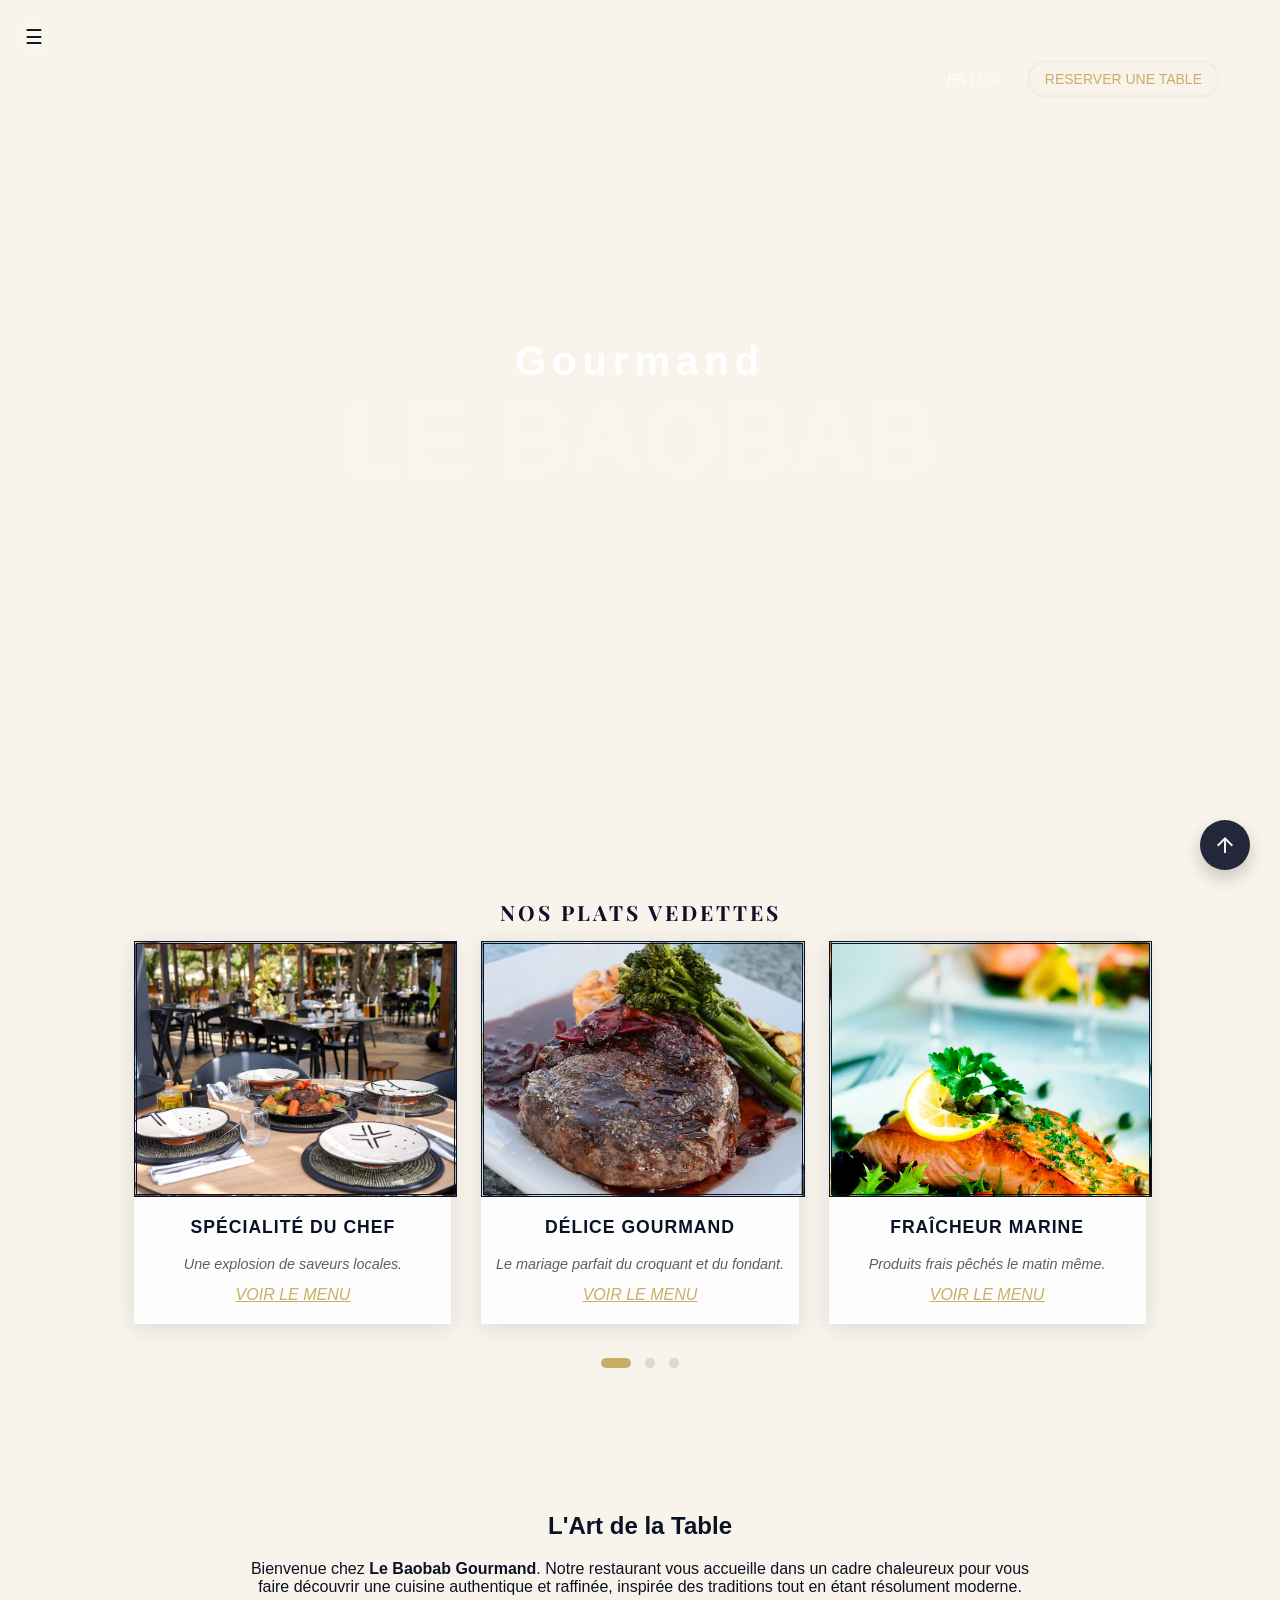
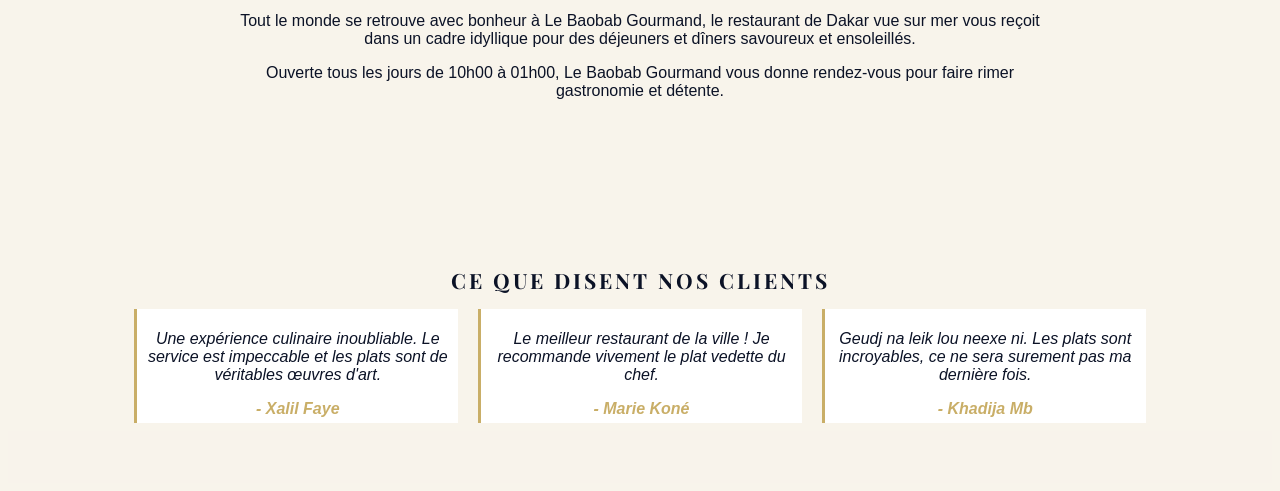
<file: index.html>
<!DOCTYPE html>
<html lang="fr">
<head>
    <meta charset="UTF-8">
    <link rel="stylesheet" href="style web.css">
    <link href="https://fonts.googleapis.com/css2?family=Playfair+Display:wght@300;500&display=swap" rel="stylesheet">
    <link rel="stylesheet" href="https://fonts.googleapis.com/css2?family=Material+Symbols+Outlined:opsz,wght,FILL,GRAD@24,400,0,0" />
    <title>Accueil</title>
</head>
<body>

    <button onclick="scrollToTop()" id="scrollTopBtn" class="btn-top">
  <span class="material-symbols-outlined">arrow_upward</span>
</button>

<div class="hero-container">
    <section class="hero">

               <div class="slideshow">
                <div class="slide" style="background-image: url('images/bgForMy.png');"></div>
                <div class="slide" style="background-image: url('images/de\ canva\ 2.jpg');"></div>
                <div class="slide" style="background-image: url('images/de\ canva3.jpg');"></div>
                </div> 

             <div class="hero-content">    
                <h1 class="bg-text" data-i18n="hero.brand"> LE BAOBAB</h1>
                <h2 class="main-title" data-i18n="hero.title">Gourmand</h2>
                
                </div> 
                </section>
        </div>
        
      <header>
	     <nav>
             <button class="open-btn" onclick="toggleNav()">☰</button>
                 <div id="mySidenav" class="sidenav">
                    <a href="javascript:void(0)" class="closebtn" onclick="toggleNav()">&times;</a>
                    <a href="index.html"><i data-i18n="nav.home">Accueil</i></a>
                    <a href="menu.html"><i data-i18n="nav.menu">Menu</i></a>
                    <a href="contact.html"><i data-i18n="nav.contact">Contact</i></a>
                    <a href="about.html"><i data-i18n="nav.about">A propos</i></a>
                 </div>
	    </nav>
        
	 </header> 
        <nav class="navbar">
        <div class="nav-right">
            <div class="language-switcher">
                
                <span id="btn-fr" class="active" onclick="changerLangue('fr')">FR</span> 
                <span class="separateur">|</span>
                <span id="btn-en" onclick="changerLangue('en')">EN</span>
                </div>
                <a href="#" id="openBooking" class="btn-reserver" data-i18n="btn.reserve">RESERVER UNE TABLE</a>
        </div>
        </nav>
        
            
       <section class="restaurant-section fade-up">
    <h2 class="section-title" data-i18n="section.featured">Nos Plats Vedettes</h2>
    
    <div class="slider-container">
        <div class="card">
            <div class="card-image" style="background-image: url('images/dama\ sonou6.jpeg');"></div>
            <h3 data-i18n="card1.title">SPÉCIALITÉ DU CHEF</h3>
            <p data-i18n="card1.desc">Une explosion de saveurs locales.</p>
            <a href="menu.html"><i data-i18n="card1.link">VOIR LE MENU</i></a>
        </div>
        
        <div class="card">
            <div class="card-image" style="background-image: url('images/dama\ sonou2.avif');"></div>
            <h3 data-i18n="card2.title">DÉLICE GOURMAND</h3>
            <p data-i18n="card2.desc">Le mariage parfait du croquant et du fondant.</p>
            <a href="menu.html"><i data-i18n="card2.link">VOIR LE MENU</i></a>
           
        </div>
        
        <div class="card">
            <div class="card-image" style="background-image: url('images/dama\ sonou4.avif');"></div>
            <h3 data-i18n="card3.title">FRAÎCHEUR MARINE</h3>
            <p data-i18n="card3.desc">Produits frais pêchés le matin même.</p>
            
            <a href="menu.html"><i data-i18n="card3.link">VOIR LE MENU</i></a>
        </div>
    </div>
    
    <div class="slider-dots">
        <span class="dot active"></span>
        <span class="dot"></span>
        <span class="dot"></span>
    </div>
    
</section>

<section class="about-restaurant fade-up" style="animation-delay: 0.2s;">
    <div class="about-content">
        <h2 data-i18n="about.title">L'Art de la Table</h2>
        <p data-i18n="about.p1">Bienvenue chez <strong>Le Baobab Gourmand</strong>. Notre restaurant vous accueille dans un cadre chaleureux pour vous faire découvrir une cuisine authentique et raffinée, inspirée des traditions tout en étant résolument moderne.</p>
        <p data-i18n="about.p2">Tout le monde se retrouve avec bonheur à Le Baobab Gourmand,Le restaurant de Dakar vue sur mer vous reçoit dans un cadre idyllique pour des déjeuners et dîners savoureux et ensoleillés. <br> Dans l’agréable fraîcheur de la vaste terrasse ombragée, vous bénéficiez d’un panorama exceptionnel avec en toile de fond les îles de la Madeleine. <br>Plaisir d’être là en famille, en couple, avec vos amis ou pour un déjeuner d’affaires en semaine. </p>
            <p data-i18n="about.hours">Ouverte tous les jours de <strong><u>10h00 à 01h00</u></strong>, Le Baobab Gourmand vous donne rendez-vous pour faire rimer gastronomie et détente.</p>
    </div>
</section>

<section class="testimonials fade-up" style="animation-delay: 0.4s;">
    <h2 class="section-title" data-i18n="testimonials.title">Ce que disent nos clients</h2>
    <div class="testimonial-grid">
        <div class="testimonial-item">
            <p data-i18n="testimonial1.text">"Une expérience culinaire inoubliable. Le service est impeccable et les plats sont de véritables œuvres d'art."</p>
            <span data-i18n="testimonial1.author">- Xalil Faye</span>
        </div>
        <div class="testimonial-item">
            <p data-i18n="testimonial2.text">"Le meilleur restaurant de la ville ! Je recommande vivement le plat vedette du chef."</p>
            <span data-i18n="testimonial2.author">- Marie Koné</span>
        </div>
        <div class="testimonial-item">
            <p data-i18n="testimonial3.text">"Geudj na leik lou neexe ni.Les plats sont incroyables,ce ne sera surement pas ma dernière fois"</p>
            <span data-i18n="testimonial3.author">- khadija Mb</span>
        </div>
    </div>
</section>


<div id="bookingModal" class="modal">
  <div class="modal-content">
    <span class="close">&times;</span>
    <h2 style="text-align: center;" data-i18n="modal.title">Réservation - Le Baobab Gourmand</h2>
    
    <form id="reservation-form">
      <div class="form-group">
        <label data-i18n="modal.dateLabel">Date :</label>
        <input type="date" name="date" required>
      </div>

      <div class="form-group">
        <label data-i18n="modal.hourLabel">Heure :</label>
        <select name="heure">
          <option>12:00 PM</option>
          <option>1:00 PM</option>
          <option>7:30 PM</option>
          <option>8:30 PM</option>
        </select>
      </div>

      <div class="form-group">
        <label data-i18n="modal.peopleLabel">Personnes :</label>
        <input type="number" name="convives" min="1" max="20" value="2">
      </div>

      <button type="submit" class="btn-submit" data-i18n="modal.confirmButton">Confirmer la réservation</button>
    </form>
  </div>
</div>







       
        
     <script src="script.js"></script>
</body>
</html>
</file>
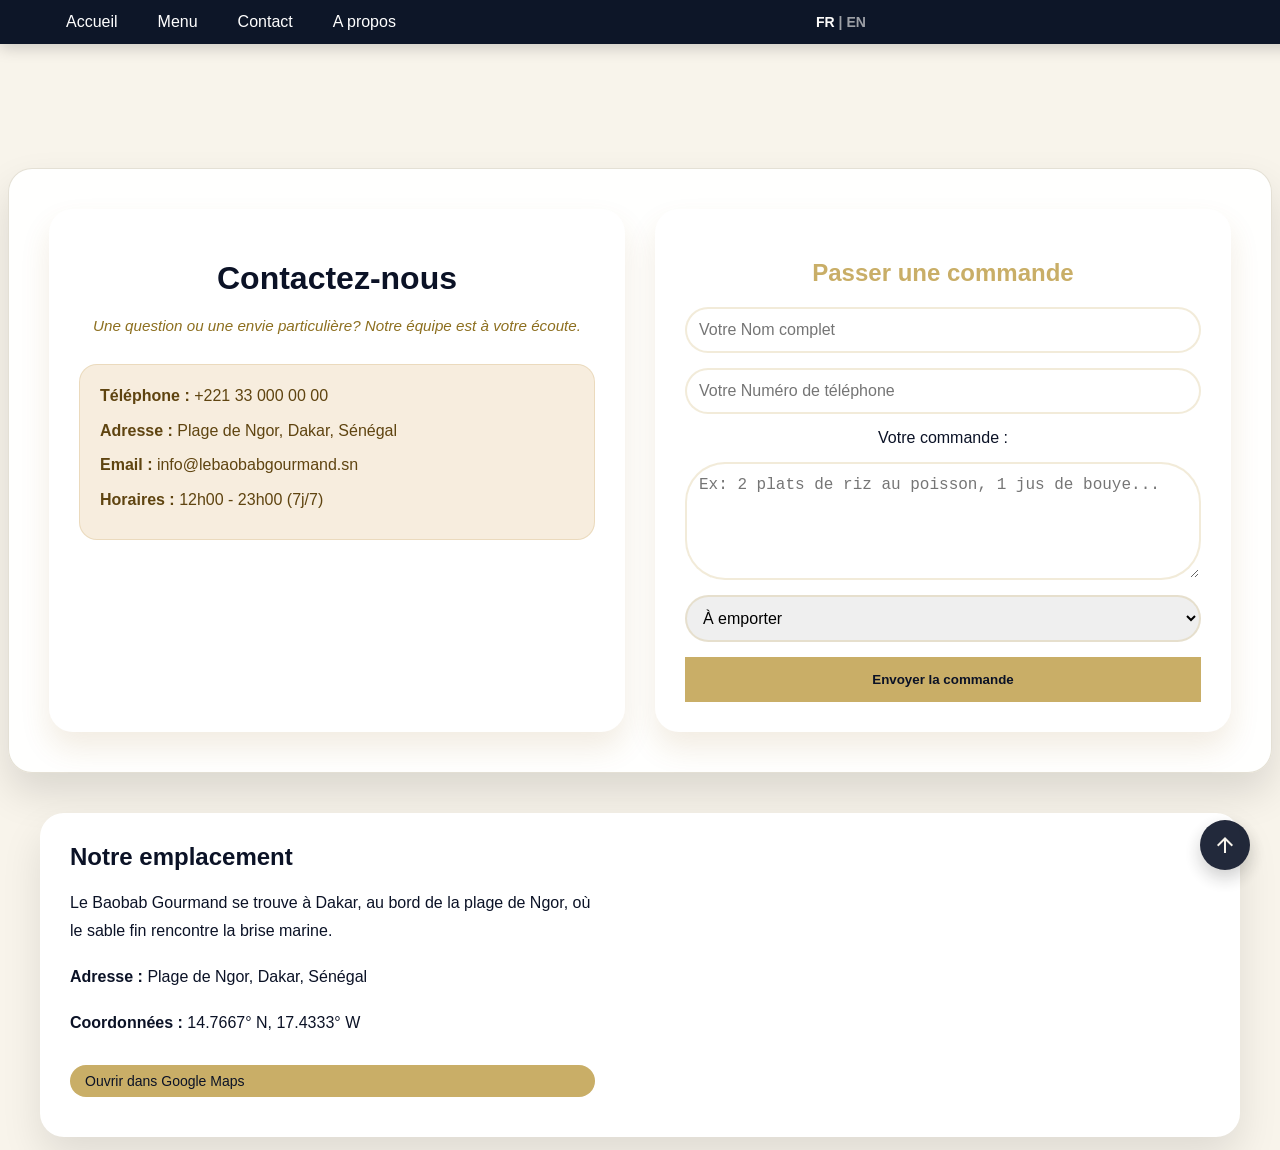
<file: contact.html>
<!DOCTYPE html>
<html lang="fr">
<head>
    <meta charset="UTF-8">
    <link rel="stylesheet" href="style web.css">
    <meta name="viewport" content="width=device-width, initial-scale=1.0">
    <link href="https://fonts.googleapis.com/css2?family=Playfair+Display:wght@500&family=Poppins:wght@300;400&display=swap" rel="stylesheet">
    <link rel="stylesheet" href="https://fonts.googleapis.com/css2?family=Material+Symbols+Outlined:opsz,wght,FILL,GRAD@24,400,0,0" />

    <title>Contact</title>
</head>
<body>
       <button onclick="scrollToTop()" id="scrollTopBtn" class="btn-top">
  <span class="material-symbols-outlined">arrow_upward</span>
</button>


<header>
	     <nav class="site-nav">
          <div class="site-nav-inner">
	      <ul>
		      <li class="btn-contact"><a href="index.html" data-i18n="nav.home">Accueil</a></li>
		      <li class="btn-contact"><a href="menu.html" data-i18n="nav.menu">Menu</a></li>
		      <li class="btn-contact"><a href="contact.html" data-i18n="nav.contact">Contact</a></li>
            <li class="btn-contact"><a href="about.html" data-i18n="nav.about">A propos</a></li>
	      </ul>
            <div class="language-switcher">
              <span id="btn-fr" class="active" onclick="changerLangue('fr')">FR</span>
              <span class="separateur">|</span>
              <span id="btn-en" onclick="changerLangue('en')">EN</span>
            </div>
          </div>
	     </nav>
</header>



    


<div class="contact-info-wrapper fade-up">
    <!-- Colonne 1 : Infos du restaurant -->
    <div class="contact-info">
        <h1 data-i18n="contact.title">Contactez-nous</h1>
        <p class="tagline" data-i18n="contact.tagline">Une question ou une envie particulière? Notre équipe est à votre écoute.</p>
        <div class="contact-details">
          <div class="contact-item">
            <p><strong data-i18n="contact.phoneLabel">Téléphone :</strong> +221 33 000 00 00</p>
            <p><strong data-i18n="contact.addressLabel">Adresse :</strong> Plage de Ngor, Dakar, Sénégal</p>
            <p><strong data-i18n="contact.emailLabel">Email :</strong> info@lebaobabgourmand.sn</p>
            <p><strong data-i18n="contact.hoursLabel">Horaires :</strong> 12h00 - 23h00 (7j/7)</p>
          </div>
        </div>
    </div>
    <!-- Colonne 2 : Formulaire de commande -->
    <div class="order-form">
        <h2 data-i18n="contact.orderHeading">Passer une commande</h2>
        <form action="#" method="post">
            <input type="text" data-i18n-placeholder="contact.namePlaceholder" placeholder="Votre Nom complet" required>
            <input type="tel" data-i18n-placeholder="contact.phonePlaceholder" placeholder="Votre Numéro de téléphone" required>
            
            <label for="commande" data-i18n="contact.orderLabel">Votre commande :</label>
            <textarea id="commande-input" data-i18n-placeholder="contact.orderPlaceholder" placeholder="Ex: 2 plats de riz au poisson, 1 jus de bouye..." rows="5" required></textarea>
            
            <select name="type-livraison">
                <option value="emporter" data-i18n="contact.deliveryEmporter">À emporter</option>
                <option value="livraison" data-i18n="contact.deliveryLivraison">Livraison à domicile</option>
            </select>

            <button type="submit" class="btn-send" data-i18n="contact.sendButton">Envoyer la commande</button>
        </form>
    </div>
</div>

<section class="location-card fade-up" style="animation-delay: 0.2s;">
  <div class="location-details">
    <h2 data-i18n="location.title">Notre emplacement</h2>
    <p data-i18n="location.description">Le Baobab Gourmand se trouve à Dakar, au bord de la plage de Ngor, où le sable fin rencontre la brise marine.</p>
    <p><strong data-i18n="location.addressLabel">Adresse :</strong> <span data-i18n="location.addressText">Plage de Ngor, Dakar, Sénégal</span></p>
    <p><strong data-i18n="location.coordinatesLabel">Coordonnées :</strong> <span data-i18n="location.coordinates">14.7667° N, 17.4333° W</span></p>
    <a href="https://www.google.com/maps/search/Plage+de+Ngor+Dakar" target="_blank" class="btn-commander" data-i18n="location.openMap">Ouvrir dans Google Maps</a>
  </div>
  <div class="map-frame">
    <iframe src="https://maps.google.com/maps?q=Plage%20de%20Ngor%2C%20Dakar%2C%20S%C3%A9n%C3%A9gal&t=&z=14&ie=UTF8&iwloc=&output=embed" width="100%" height="100%" style="border:0;" allowfullscreen loading="lazy"></iframe>
  </div>
</section>
















   
<script src="script.js"></script>

</body>
</html>
</file>
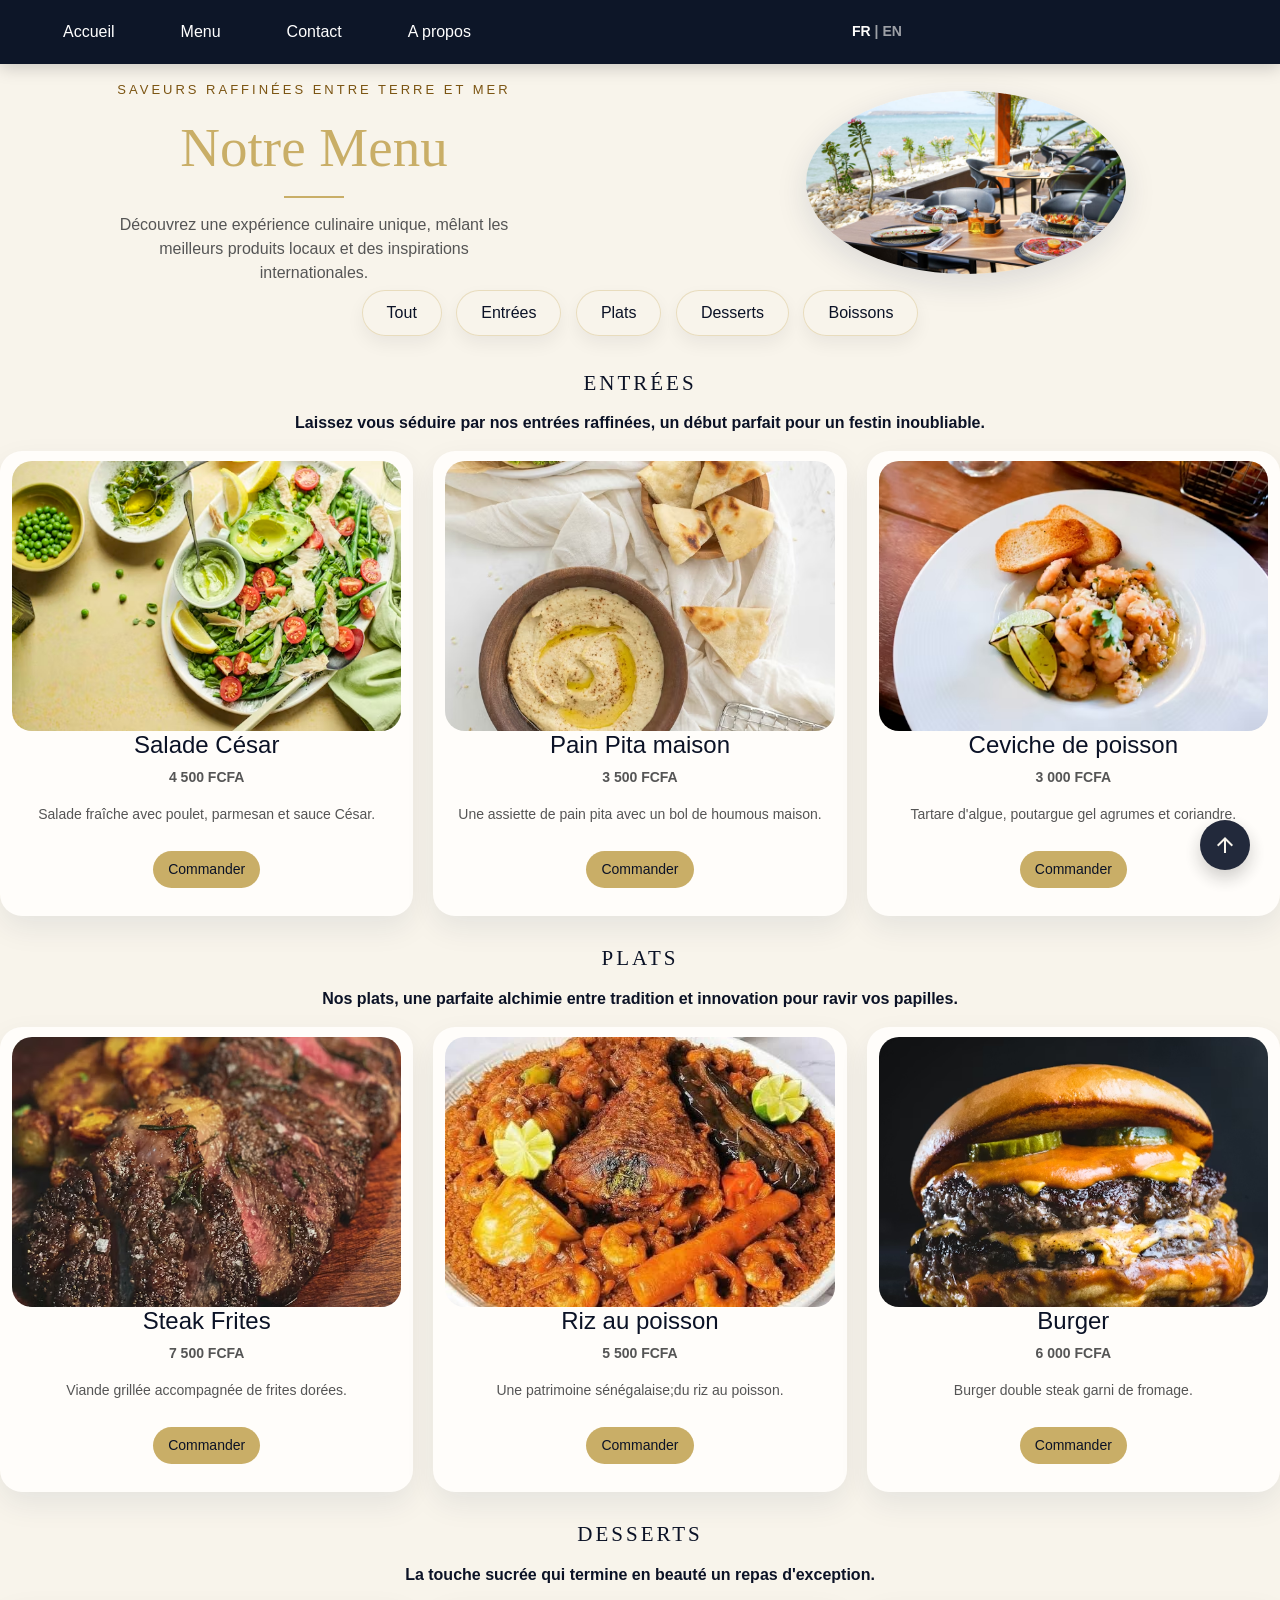
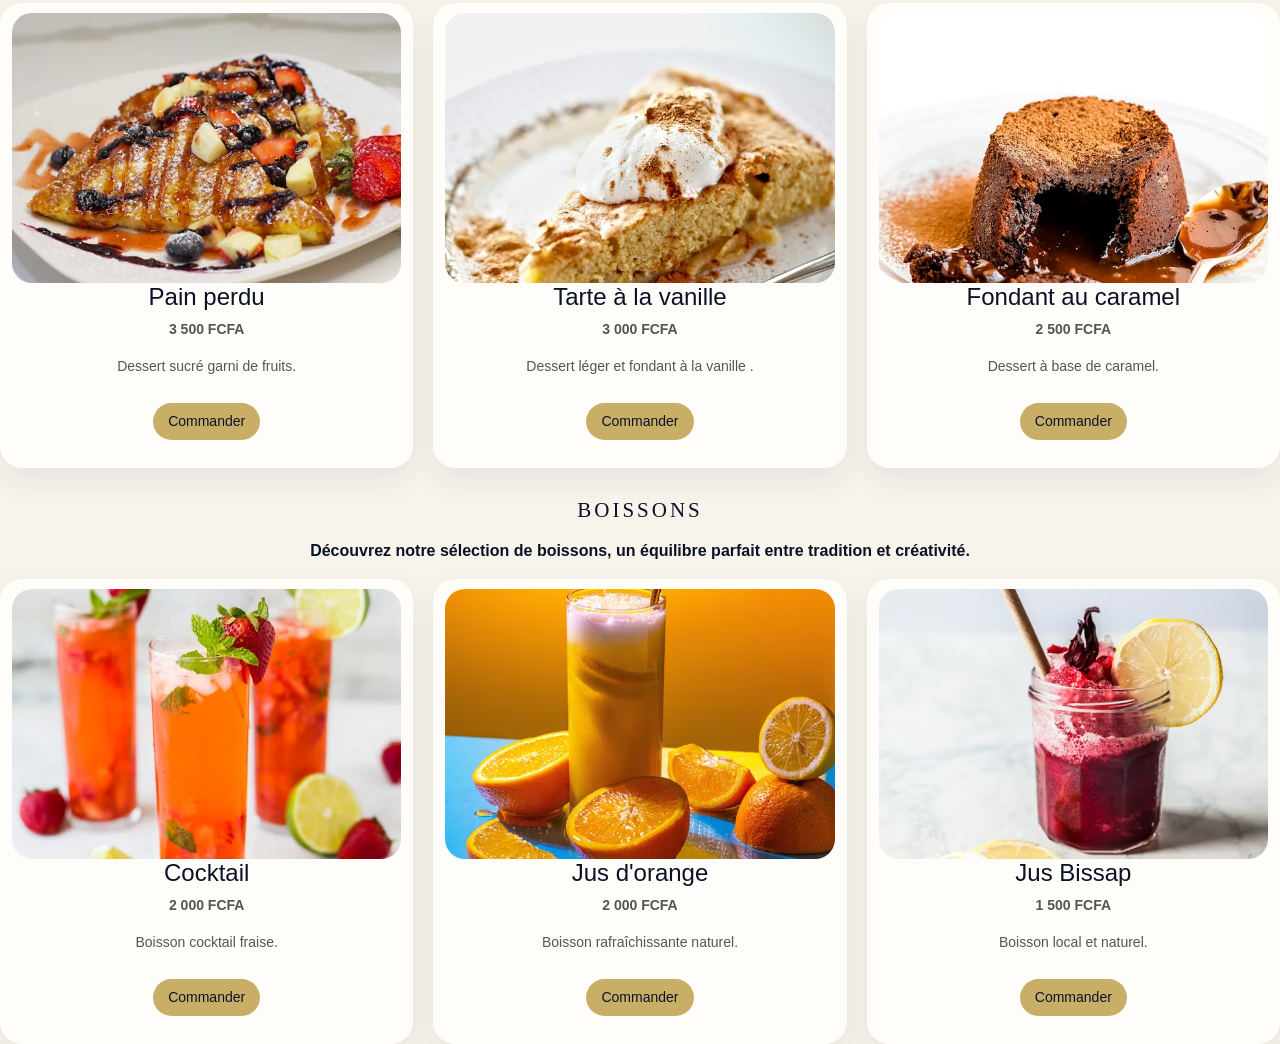
<file: menu.html>
<!DOCTYPE html>
<html lang="fr">
<head>
<meta charset="UTF-8">
<meta name="viewport" content="width=device-width, initial-scale=1">
<title>Menu</title>
<link href="https://cdn.jsdelivr.net/npm/bootstrap@5.3.0/dist/css/bootstrap.min.css" rel="stylesheet">
    <link rel="stylesheet" href="https://fonts.googleapis.com/css2?family=Material+Symbols+Outlined:opsz,wght,FILL,GRAD@24,400,0,0" />

<link rel="stylesheet" href="style web.css">

</head>
<body>
     
 <button onclick="scrollToTop()" id="scrollTopBtn" class="btn-top">
  <span class="material-symbols-outlined">arrow_upward</span>
</button>

<header>
  <nav class="site-nav">
    <div class="site-nav-inner">
      <ul>
        <li class="btn"><a href="index.html" data-i18n="nav.home">Accueil</a></li>
        <li class="btn"><a href="menu.html" data-i18n="nav.menu">Menu</a></li>
        <li class="btn"><a href="contact.html" data-i18n="nav.contact">Contact</a></li>
        <li class="btn"><a href="about.html" data-i18n="nav.about">A propos</a></li>
      </ul>
      <div class="language-switcher">
        <span id="btn-fr" class="active" onclick="changerLangue('fr')">FR</span>
        <span class="separateur">|</span>
        <span id="btn-en" onclick="changerLangue('en')">EN</span>
      </div>
    </div>
  </nav>
        <div class="row align-items-center fade-up">

        
            <div class="col-md-6 text-zone">
                <p class="subtitle" data-i18n="menu.subtitle">SAVEURS RAFFINÉES ENTRE TERRE ET MER</p>

                <h1 data-i18n="menu.title">Notre Menu</h1>

                <div class="line"></div>

                <p class="description" data-i18n="menu.description">
                    Découvrez une expérience culinaire unique, mêlant les meilleurs produits locaux
                    et des inspirations internationales.
                </p>
            </div>

        
            <div class="col-md-6 image-zone text-center">
                <img src="images/image1 projet.jpg" alt="Plat">
            </div>

        </div>
    </div>
</section>


<div class="menu-filters fade-up" style="animation-delay: 0.2s;">
  <button onclick="filterMenu('all')" data-i18n="menu.filter.all">Tout</button>
  <button onclick="filterMenu('entree')" data-i18n="menu.filter.entree">Entrées</button>
  <button onclick="filterMenu('plat')" data-i18n="menu.filter.plat">Plats</button>
  <button onclick="filterMenu('dessert')" data-i18n="menu.filter.dessert">Desserts</button>
  <button onclick="filterMenu('boisson')" data-i18n="menu.filter.boisson">Boissons</button>
</div>




  <!-- ENTRÉES -->
  <h3 class="section-title" data-i18n="menu.section.entrees"><strong>Entrées</strong></h3>
  <p align="center"><strong data-i18n="menu.section.entreesDesc">Laissez vous séduire  par nos entrées raffinées, un début parfait pour un festin inoubliable. </strong></p>
  <div class="menu-grid fade-up" style="animation-delay: 0.4s;">

    <div class="menu-item entree">
      <img src="images/salade cesar.avif" alt="Salade">
      <h4>Salade César </h4>
      <p class="price">4 500 FCFA</p>
      <p>Salade fraîche avec poulet, parmesan et sauce César.</p>
      <a href="contact.html?plat=Salade%20cesar" class="btn-commander">Commander</a>
    </div>

    <div class="menu-item entree">
      <img src="images/pain pita.avif" alt="pain pita">
      <h4>Pain Pita maison </h4>
      <p class="price">3 500 FCFA</p>
      <p>Une assiette de pain pita avec un bol de houmous maison.</p>
      <a href="contact.html?plat=Pain%20pita" class="btn-commander">Commander</a>
    </div>

    <div class="menu-item entree">
      <img src="images/ceviche de poisson.avif" alt="ceviche">
      <h4>Ceviche de poisson </h4>
      <p class="price">3 000 FCFA</p>
      <p>Tartare d'algue, poutargue gel agrumes et coriandre.</p>
      <a href="contact.html?plat=Ceviche%20de%20poisson" class="btn-commander">Commander</a>
    </div>

  </div>

  <!-- PLATS -->
  <h3 class="section-title" data-i18n="menu.section.plats"><strong>Plats</strong></h3>
  <p align="center"><strong data-i18n="menu.section.platsDesc">Nos plats, une parfaite alchimie entre tradition et innovation pour ravir vos papilles.</strong></p>
  <div class="menu-grid fade-up" style="animation-delay: 0.6s;">

    <div class="menu-item plat">
      <img src="images/steak.avif" alt="Steak">
      <h4>Steak Frites </h4>
      <p class="price">7 500 FCFA</p>
      <p>Viande grillée accompagnée de frites dorées.</p>
      <a href="contact.html?plat=Steak%20frites" class="btn-commander">Commander</a>
    </div>

    <div class="menu-item plat">
      <img src="images/Senegalese food Thieboudienne.jfif" alt="Riz">
      <h4>Riz au poisson</h4>
      <p class="price">5 500 FCFA</p>
      <p>Une patrimoine sénégalaise;du riz au poisson.</p>
      <a href="contact.html?plat=Riz%20au%20poisson" class="btn-commander">Commander</a>
    </div>

    <div class="menu-item plat">
      <img src="images/burger.avif" alt="burger">
      <h4>Burger</h4>
      <p class="price">6 000 FCFA</p>
      <p>Burger double steak garni de fromage.</p>
      <a href="contact.html?plat=Burger" class="btn-commander">Commander</a>
    </div>

  </div>

  <!-- DESSERTS -->
  <h3 class="section-title" data-i18n="menu.section.desserts"><strong>Desserts</strong></h3>
  <p align="center"><strong data-i18n="menu.section.dessertsDesc">La touche sucrée qui termine en beauté un repas d'exeption.</strong></p>
  <div class="menu-grid fade-up" style="animation-delay: 0.8s;">

    <div class="menu-item dessert">
      <img src="images/pain perdu.avif" alt="pain">
      <h4>Pain perdu </h4>
      <p class="price">3 500 FCFA</p>
      <p>Dessert sucré garni de fruits.</p>
      <a href="contact.html?plat=Pain%20perdu" class="btn-commander">Commander</a>
    </div>

    <div class="menu-item dessert">
      <img src="images/tarte.avif" alt="tarte">
      <h4>Tarte à la vanille</h4>
      <p class="price">3 000 FCFA</p>
      <p>Dessert léger et fondant à la vanille .</p>
      <a href="contact.html?plat=Tarte%20à%20la%20vanille" class="btn-commander">Commander</a>
    </div>

    <div class="menu-item dessert">
      <img src="images/fondant.avif" alt="fondant">
      <h4>Fondant au caramel</h4>
      <p class="price">2 500 FCFA</p>
      <p>Dessert à base de caramel.</p>
      <a href="contact.html?plat=Fondant%20au%20caramel" class="btn-commander">Commander</a>
    </div>

  </div>

  <!-- BOISSONS -->
  <h3 class="section-title" data-i18n="menu.section.boissons"><strong>Boissons</strong></h3>
  <p align="center"><strong data-i18n="menu.section.boissonsDesc">Découvrez notre sélection de boissons, un équilibre parfait entre tradition  et créativité.</strong></p>
  <div class="menu-grid fade-up" style="animation-delay: 1s;">

    <div class="menu-item boisson">
      <img src="images/cocktail.avif" alt="cocktail">
      <h4>Cocktail </h4>
      <p class="price">2 000 FCFA</p>
      <p>Boisson cocktail fraise.</p>
      <a href="contact.html" class="btn-commander">Commander</a>
    </div>

    <div class="menu-item boisson">
      <img src="images/jus.avif" alt="jus">
      <h4>Jus d'orange </h4>
      <p class="price">2 000 FCFA</p>
      <p>Boisson rafraîchissante naturel.</p>
      <a href="contact.html" class="btn-commander">Commander</a>
    </div>

    <div class="menu-item boisson">
      <img src="images/jus bissap.avif" alt="bissap">
      <h4> Jus Bissap</h4>
      <p class="price">1 500 FCFA</p>
      <p>Boisson local et naturel.</p>
      <a href="contact.html" class="btn-commander">Commander</a>
    </div>

  </div>

</section>


















<script src="script.js"></script>

    
</body>
</html>
</file>
<file: style web.css>
/* Style du menu */
.sidenav {
  height: 80%;
  width: 0; /* Caché par défaut */
  position: fixed;
  z-index: 1000;
  top: 0;
  left: 0; 
  background-color: var(--couleur-sombre);
  overflow-x: hidden;
  transition: 0.5s; /* Animation fluide */
  padding-top: 60px;
}

/* Style des liens */
.sidenav a {
  padding: 15px 30px;
  margin: 2px;

  text-decoration: none;
  font-size: 15px;
  color: white;
  display: block;
  transition: 0.3s;
  border-bottom: 4px solid rgba(201, 174, 103, 0.8); /* Ligne fine entre les boutons */
  font-family: sans-serif;
  text-transform: uppercase;
}


.sidenav a:hover {
  background-color: rgba(16, 33, 71, 0.9);
  border-radius: 50%;
}


.sidenav .closebtn {
  position: absolute;
  top: 0;
  right: 10px;
  font-size: 30px;
  border-bottom: none;
}

.open-btn {
  position: absolute;
  top: 20px;
  left: 20px;
  z-index: 10;
  font-size: 20px;
  border-radius: 40%;
  
  cursor: pointer;
  backdrop-filter: blur(5px);
  background-color: rgba(248, 244, 235, 0.95);
  color: var(--couleur-sombre);
  padding: 5px 5px;
  border: none;
}
h1{
    color: var(--couleur-claire);

}
/* Le conteneur qui limite la vue au début de la page */
.hero-container {
  position: relative;
  width: 100%;
  height: 80vh; /* 80% de la hauteur de l'écran */
  overflow: hidden;
  display: flex;
  align-items: center;
  justify-content: center;
  color: #f1e8dd;
}

/* Le conteneur des images qui s'anime */
.slideshow {
  position: absolute;
  top: 0;
  left: 0;
  width: 100%;
  height: 100%;
  z-index: -1; /* Place les images derrière le texte */
}

/* Chaque image individuelle */
.slide {
  position: absolute;
  width: 100%;
  height: 100%;
  background-size: cover;
  background-position: center;
  opacity: 0;
  animation: slideAnimation 15s infinite; /* 15s au total pour toutes les images */
}


.slide:nth-child(2) { animation-delay: 5s; }
.slide:nth-child(3) { animation-delay: 10s; }

@keyframes slideAnimation {
  0% { opacity: 0; transform: scale(1); }
  10% { opacity: 1; }
  33% { opacity: 1; }
  43% { opacity: 0; transform: scale(1.1);}
  100%{ opacity: 0;}
}
.hero-container::before {
  content: '';
  position: absolute;
  top: 0; left: 0; right: 0; bottom: 0;
  /* background: rgba(255, 255, 255, 0.46);  */
  /* Voile noir transparent */
  z-index: 0;
}

.hero-content {
  position: relative;
  z-index: 1;
  text-align: center;
  color: white;
}
.bg-text {
    position: absolute;
    top: -40px;
    left: 50%;
    transform: translateX(-50%);
    font-size: 100px;
    opacity:0.12 ;
    white-space: nowrap;
    z-index: 0;
    color: #ffffff;
}

/* texte principal */
.main-title {
    font-size: 40px;
    letter-spacing: 6px;
    position: relative;
    z-index: 1;
    margin-top: 20px;
    color: #ffffff;
    
}

body{
  font-family: 'Playfair Display', serif
}
.navbar{
  position: absolute;
  top: 20px;
  right: 30px;
  z-index: 9999;
}


.nav-right{
  display: flex;
  align-items: center;
  gap: 30px; /*espace entre les langues et le bouton */
  padding: 30px;
}
.language-switcher{
  color: rgb(253, 252, 251);
  font-size: 14px;
  font-weight: bold;
}
.language-switcher span{
  cursor: pointer;
  opacity: 0.6;

 
}
.language-switcher span.active{
  opacity: 1;
}


/* Style de la fenêtre cachée */
.modal {
  display: none; 
  position: fixed;
  z-index: 9999;
  left: 0; top: 0;
  width: 100%; height: 100%;
  background-color: rgba(21, 16, 3, 0.7); /* Fond sombre */
}
h2{
  color: white;
}
.btn-reserver{
   display: inline-block;
  margin: 10px 0;
  padding: 8px 15px;
  /*background: #b8860b;*/
  color: var(--couleur-accent);
  text-decoration: none;
  border: solid;
  border-color: #f3ede4;
  border-radius: 20px;
  font-size: 14px;
  transition: 0.3s;

}
.btn-reserver:hover {
  background: white;
}

/* Boîte blanche au centre */
.modal-content {
  background-color: #7c5c10;
  margin: 10% auto;
  padding: 30px;
  width: 90%;
  max-width: 400px;
  border-radius: 8px;
  font-family: sans-serif;
}

/* Bouton de fermeture */
.close {
  float: right;
  font-size: 24px;
  cursor: pointer;
  color: white;
}

.form-group { 
  margin-bottom: 15px;
 }
.form-group label { 
  display: block;
   margin-bottom: 5px;
   color: white;
 }
.form-group input, .form-group select { 
  width: 100%;
   padding: 8px;
   border-radius: 40px;
 }
.btn-submit {
   width: 100%; 
   padding: 10px;
    background: #f4f2f2; 
    color: #382c05;
     border: none; 
     cursor: pointer;
     border-radius: 50px;
   }










/* Styles Généraux */
.restaurant-section, .about-restaurant, .testimonials {
    padding: 60px 10%;
    text-align: center;
    background-color: rgba(248, 244, 235, 0.95);
}

.section-title {
    font-family: 'Playfair Display', serif;
    font-size: 2rem;
    margin-bottom: 40px;
    letter-spacing: 3px;
    text-transform: uppercase;
}

/* Plats Vedettes (Slider) */
.slider-container {
    display: flex;
    justify-content: center;
    gap: 30px;
    flex-wrap: nowrap;

}

.card {
    width: 320px;
    background: #fdfdfd;
    padding-bottom: 20px;
    box-shadow: 0 4px 20px rgba(16, 33, 71, 0.12);
    transition: 0.3s;
}

.card:hover { 
  transform: translateY(-10px);
 }

.card-image {
    width: 100%;
    height: 250px;
    background-size: cover;
    background-position: center;
    border-color: var(--couleur-accent);
    border: double;
}

.card h3 {
   margin-top: 20px; font-size: 1.1rem; letter-spacing: 1px;
   color: var(--couleur-sombre);
 }
.card p { 
  font-style: italic; color: #5f5f5f; font-size: 0.9rem; 
}
.card a{
  list-style: none;
  color: var(--couleur-accent);
}

/* Points d'animation */
.slider-dots { margin-top: 30px; }
.dot {
    height: 10px; width: 10px; margin: 0 5px;
    background-color: rgba(11, 18, 38, 0.12); border-radius: 50%;
    display: inline-block; transition: 0.3s;
}
.dot.active { width: 30px; border-radius: 10px; background-color: var(--couleur-accent); }

/* Présentation */
.about-restaurant { 
  background-color: var(--couleur-claire); 
}
.about-content {
   max-width: 800px; margin: 0 auto; 
   text-align: center;
  }
.about-content h2 {
   color: var(--couleur-sombre); margin-bottom: 20px;
   }

/* Témoignages */
.testimonial-grid {
    display: flex;
    justify-content: space-around;
    gap: 20px;
    margin-top: 5px;
}

.testimonial-item {
    flex: 1;
    padding: 5px;
    border-left: 3px solid var(--couleur-accent);
    background: #fff;
    font-style: italic;
}

.testimonial-item span {
    display: block;
    margin-top: 10px;
    font-weight: bold;
    color: var(--couleur-accent);
}
.section-title{
  color: var(--couleur-sombre);
}



/* css du menu*/



div li.btn a{
	border-radius: 20px;
  /*border: solid;*/
  border-color: rgba(201, 174, 103, 0.35);
  margin: 0px;
}
ul li a:hover{
	background: rgba(16, 33, 71, 0.9);
	/*color: rgb(135, 108, 20);*/
	animation-duration: 0.3s;
}
.btn a{
  text-decoration: none;
  color: var(--couleur-accent);
  padding: 10px;
 
}

.hero-menu {
    background: rgba(248, 244, 235, 0.95);
    padding: 120px 20px 80px;
    animation: fadeInUp 0.9s ease-out forwards;
}


.text-zone {
    text-align: center;
}

.subtitle {
    font-size: 13px;
    letter-spacing: 3px;
    color: #7b5412;
    margin-bottom: 15px;
}


.text-zone h1 {
    font-size: 55px;
    color: var(--couleur-accent);
    font-family: serif;
    margin-bottom: 15px;
}


.line {
    width: 60px;
    height: 2px;
    background: var(--couleur-accent);
    margin: 15px auto;
}

/* DESCRIPTION */
.description {
    color: #555;
    max-width: 400px;
    margin: auto;
}

/* IMAGE */
.image-zone img {
    width: 320px;
    border-radius: 50%;
    object-fit: cover;
    box-shadow: 0 10px 32px rgba(16, 33, 71, 0.12);
}
.image-zone img:hover {
    transform: scale(1.05);
    transition: 0.3s;
}






.menu-filters {
  text-align: center;
  margin-bottom: 30px;
}

.menu-filters button {
  padding: 10px 24px;
  margin: 5px;
  background: rgba(248, 244, 235, 0.98);
  color: var(--couleur-sombre);
  border-radius: 24px;
  cursor: pointer;
  transition: 0.25s ease;
  border: 1px solid rgba(201, 174, 103, 0.35);
  box-shadow: 0 8px 18px rgba(11, 18, 38, 0.06);
}

.menu-filters button:hover {
  background: rgba(201, 174, 103, 0.12);
}



.menu {
  padding: 40px;
  background: rgba(248, 244, 235, 0.95);

}

.menu h2 {
  text-align: center;
  font-size: 35px;
  margin-bottom: 30px;
}

.section-title {
  margin: 30px 0 15px;
  font-size: 21px;
  text-align: center;
  color: var(--couleur-sombre);
}
p{
  color: var(--couleur-sombre);
  letter-spacing: 5%;
}

.menu-grid {
  display: grid;
  grid-template-columns: repeat(3, 1fr);
  gap: 20px;
  
}

.menu-item {
  background: #fffdfa;
  border-radius: 22px;
  padding: 10px 12px 18px;
  text-align: center;
  box-shadow: 0 12px 30px rgba(16, 33, 71, 0.08);
  transition: transform 0.25s ease, box-shadow 0.25s ease;
  opacity: 0;
  transform: translateY(18px);
  animation: fadeInUp 0.8s ease-out forwards;
}

.menu-item:hover {
  transform: translateY(-6px);
  box-shadow: 0 18px 36px rgba(16, 33, 71, 0.16);
  
}

.menu-item img {
  width: 100%;
  height: 270px;
  object-fit: cover;
  border-radius: 20px;
}

.price {
  color: var(--couleur-accent);
  font-weight: bold;
}

.menu-item p {
  font-size: 14px;
  color: #555;
}

.btn-commander {
  display: inline-block;
  margin: 10px 0;
  padding: 8px 15px;
  background: var(--couleur-accent);
  color: var(--couleur-sombre);
  text-decoration: none;
  border-radius: 20px;
  font-size: 14px;
  transition: background 0.25s ease, transform 0.25s ease;
}

.btn-commander:hover {
  background: #b99e58;
  transform: translateY(-2px);
}

.btn-commander:hover {
  background: #c5a75a;
}

h4 {
  color: var(--couleur-sombre);
}


/*CSS de contact*/
nav div ul {
  display: flex;
  flex-direction: row;
  list-style: none;
  gap: 20px;
  padding: 0;
  margin: 0;
}

div li.btn-contact a{
	border-radius: 20px;
  border-color: rgba(201, 174, 103, 0.35);
  margin: 0px;
  flex-wrap: wrap;
 
}
 

.btn-contact a{
  text-decoration: none;
  color: var(--couleur-accent);
  padding: 10px;
  
 
}
  
.btn-contact a:hover{
  
  list-style: none;
}

.site-nav {
  position: fixed;
  top: 0;
  left: 0;
  right: 0;
  width: 100%;
  z-index: 9999;
  background-color: var(--couleur-primaire);
  padding: 0.8rem 1rem;
  box-shadow: 0 4px 16px rgba(0, 0, 0, 0.18);
}

.site-nav div {
  max-width: 1200px;
  margin: 0 auto;
}

.site-nav ul {
  display: flex;
  justify-content: center;
  align-items: center;
  gap: 20px;
  padding: 0;
  margin: 0;
  list-style: none;
  flex-wrap: wrap;
}

.site-nav-inner {
  display: flex;
  justify-content: space-between;
  align-items: center;
  flex-wrap: wrap;
  gap: 20px;
}

.site-nav a,
.site-nav .btn a,
.site-nav .btn-contact a {
  color: #fff;
}

.site-nav a:hover {
  color: var(--couleur-accent);
}

header {
  padding-top: 80px;
}

header + div {
  margin-top: 80px;
}

.contact-info-wrapper {
    display: grid;
    grid-template-columns: 1fr 1fr;
    gap: 30px;
    background-color: rgba(255, 255, 255, 0.95);
    background-size: cover;
    background-position: center;
    color: rgb(51, 42, 16);
    padding: 40px;
    border-radius: 24px;
    border: 1px solid rgba(94, 70, 8, 0.17);
    box-shadow: 0 20px 40px rgba(0, 0, 0, 0.12);
}

.contact-info,
.order-form {
    background: #fff;
    border-radius: 24px;
    padding: 30px;
    box-shadow: 0 16px 30px rgba(147, 98, 26, 0.12);
}

.contact-info h1,
.order-form h2 {
    margin-bottom: 20px;
}

.tagline {
  text-align: center;
  margin: 0 0 30px;
  font-style: italic;
  font-size: 0.95em;
  color: #8d6f1f;
}

.contact-details {
    display: grid;
    gap: 16px;
}

.contact-item {
    display: block;
    padding: 18px 20px;
    border-radius: 18px;
    background: #f7edde;
    border: 1px solid rgba(176, 134, 39, 0.18);
    margin-bottom: 18px;
}

.contact-item p {
    margin: 0 0 8px;
    color: #5f4410;
    line-height: 1.65;
}

.location-card {
  margin: 40px auto 0;
  display: grid;
  grid-template-columns: 1fr 1fr;
  gap: 30px;
  max-width: 1200px;
  background: #fff;
  border-radius: 24px;
  overflow: hidden;
  box-shadow: 0 20px 40px rgba(0, 0, 0, 0.1);
}

.location-details {
  padding: 30px;
  display: flex;
  flex-direction: column;
  gap: 18px;
}

.location-details h2 {
  margin: 0;
  color: var(--couleur-sombre);
}

.location-details p {
  margin: 0;
  color: var(--couleur-sombre);
  line-height: 1.75;
}

.map-frame {
  min-height: 320px;
}

.map-frame iframe {
  width: 100%;
  height: 100%;
  border: 0;
}

@media (max-width: 900px) {
  .contact-info-wrapper,
  .location-card {
    grid-template-columns: 1fr;
  }

  .menu-grid {
    grid-template-columns: repeat(2, 1fr);
  }

  .hero-menu {
    padding: 100px 16px 60px;
  }

  .text-zone h1 {
    font-size: 42px;
  }

  .description {
    max-width: 90%;
  }

  .menu {
    padding: 30px 16px;
  }

  .site-nav-inner {
    flex-direction: column;
    gap: 10px;
  }

  .site-nav ul {
    justify-content: center;
    flex-wrap: wrap;
    gap: 12px;
  }

  .site-nav {
    padding: 0.8rem 0.8rem;
  }

  .language-switcher {
    font-size: 13px;
  }
}

@media (max-width: 700px) {
  .menu-grid {
    grid-template-columns: 1fr;
  }

  .text-zone h1 {
    font-size: 34px;
  }

  .subtitle {
    font-size: 11px;
  }

  .hero-menu {
    padding: 80px 12px 50px;
  }

  .menu {
    padding: 24px 12px;
  }

  .menu-item img {
    height: auto;
    min-height: 220px;
  }

  .site-nav {
    padding: 0.8rem 0.5rem;
  }

  .site-nav ul {
    flex-direction: column;
    align-items: center;
  }

  .btn-top {
    bottom: 20px;
    right: 20px;
  }
}

@media (max-width: 500px) {
  .site-nav {
    padding: 0.6rem 0.5rem;
  }

  .site-nav a,
  .site-nav .btn a,
  .site-nav .btn-contact a {
    font-size: 0.95rem;
  }

  .site-nav ul {
    gap: 8px;
  }

  .text-zone h1 {
    font-size: 28px;
  }

  .description {
    max-width: 100%;
  }

  .menu h2 {
    font-size: 28px;
  }

  .menu-filters button {
    width: 100%;
    box-sizing: border-box;
  }

  .menu-grid {
    gap: 15px;
  }

  .menu-item {
    padding: 12px;
  }
}








.contact-info, .order-form {
    flex: 1;
    min-width: 300px;
}
.contact-info h1{
  color: var(--couleur-sombre);
  text-align: center;
}
.order-form h2{
color: var(--couleur-accent);
text-align: center;
}


.order-form form {
    display: flex;
    flex-direction: column;
    gap: 15px;
}

.order-form input, .order-form textarea, .order-form select {
    padding: 12px;
    border: 2px solid rgba(11, 18, 38, 0.12);
    border-radius: 40px;
    font-size: 16px;
    border-color: rgba(201, 174, 103, 0.25);
}
.order-form label{
  text-align: center;
  color: var(--couleur-sombre);

}

.btn-send {
    background-color: var(--couleur-accent);
    color: var(--couleur-sombre);
    padding: 15px;
    border: none;
    cursor: pointer;
    font-weight: bold;
}

.btn-send:hover {
    background-color: #0b1226;
}




/*CSS about*/
:root {
  --couleur-primaire: #0d1628;
  --couleur-accent: #c9ae67;
  --couleur-sombre: #0b1226;
  --couleur-claire: #f8f4eb;
  --font-titre: 'Playfair Display', serif;
  --font-corps: 'Lato', sans-serif;
}


body {
  font-family: var(--font-corps);
  background-color: var(--couleur-claire);
  color: var(--couleur-sombre);
}

.fade-up {
  opacity: 0;
  transform: translateY(25px);
  animation: fadeInUp 0.9s ease-out forwards;
}

@keyframes fadeInUp {
  to {
    opacity: 1;
    transform: translateY(0);
  }
}

.nav-bar {
  position: fixed;
  top: 0;
  left: 0;
  right: 0;
  width: 100%;
  z-index: 9999;
  background-color: var(--couleur-sombre) !important;
  text-decoration: none;
  padding: 0.55rem 1rem;
  min-height: 56px;
  box-shadow: 0 8px 18px rgba(0, 0, 0, 0.18);
}

.nav-bar-brand {
  font-family: var(--font-titre);
  color: var(--couleur-accent) !important;
  font-size: 1.3rem;
  text-decoration: none;
  letter-spacing: 0.04em;
}

.nav-link {
  color: #fff !important;
  transition: color 0.25s ease, transform 0.25s ease;
  padding: 0.4rem 0.7rem;
}

.nav-link:hover,
.nav-link.active {
  color: var(--couleur-accent) !important;
  transform: translateY(-1px);
}

.nav-bar-toggler {
  border: none;
  display: none;
}

@media (max-width: 991px) {
  .nav-bar-toggler {
    display: inline-flex;
  }
}

.nav-bar-toggler-icon {
  background-image: none;
  width: 26px;
  height: 2px;
  display: inline-block;
  background-color: #fff;
  position: relative;
}

.nav-bar-toggler-icon::before,
.nav-bar-toggler-icon::after {
  content: '';
  position: absolute;
  left: 0;
  width: 26px;
  height: 2px;
  background-color: #fff;
}

.nav-bar-toggler-icon::before {
  top: -7px;
}

.nav-bar-toggler-icon::after {
  top: 7px;
}


.about {
  background: linear-gradient(rgba(0, 0, 0, 0.55), rgba(0, 0, 0, 0.55)),
              url('images/image1 projet.jpg') center / cover no-repeat;
  min-height: 340px;
  display: flex;
  align-items: center;
  justify-content: center;
  text-align: center;
  padding-top: 80px;
  opacity: 0;
  animation: fadeInUp 1s ease-out forwards;
}

.about h1 {
  font-family: var(--font-titre);
  font-size: 3rem;
  color: #fff;
  text-shadow: 2px 2px 8px rgba(0, 0, 0, 0.6);
}
.btn-retour {
  display: inline-flex;
  align-items: center;
  gap: 8px; /* Espace entre l'icône et le texte */
  padding: 10px 20px;
  background-color: #ffffff;
  color: #333;
  border: 1px solid #ddd;
  border-radius: 8px;
  font-family: 'Segoe UI', Tahoma, Geneva, Verdana, sans-serif;
  cursor: pointer;
  transition: all 0.2s ease;
}


.about .separateur {
  width: 70px;
  height: 4px;
  background-color: var(--couleur-accent);
  margin: 14px auto 0;
  border-radius: 2px;
}
.btn-top {
  position: fixed;
  bottom: 30px;
  right: 30px;
  z-index: 1000;
  width: 50px;
  height: 50px;
  border-radius: 50%;
  border: none;
  background-color: var(--couleur-sombre);
  color: var(--couleur-claire);
  cursor: pointer;
  display: flex;
  align-items: center;
  justify-content: center;
  box-shadow: 0 8px 18px rgba(0,0,0,0.22);
  opacity: 0.9;
  transition: all 0.3s ease;
}

.btn-top:hover {
  opacity: 1;
  transform: translateY(-5px); 
  background-color: #34495e;
}

.titre-section {
  font-family: var(--font-titre);
  color: var(--couleur-primaire);
  font-size: 2rem;
  position: relative;
  display: inline-block;
  margin-bottom: 0.4rem;
}

.titre-section::after {
  content: '';
  display: block;
  width: 60%;
  height: 3px;
  background: var(--couleur-accent);
  margin-top: 6px;
}

.sous-titre-section {
  color: rgba(11, 18, 38, 0.7);
  font-size: 1rem;
}


#histoire {
  background-color: #fff;
}

#histoire img {
  border-radius: 12px;
  box-shadow: 0 8px 30px rgba(0, 0, 0, 0.12);
  width: 100%;
  object-fit: cover;
  max-height: 380px;
}

#histoire p {
  line-height: 1.85;
  font-size: 1.05rem;
  color: var(--couleur-sombre);
}

.badge-annee {
  background-color: var(--couleur-accent);
  color: var(--couleur-sombre);
  font-weight: 700;
  font-size: 1rem;
  padding: 6px 16px;
  border-radius: 20px;
}


#equipe {
  background-color: var(--couleur-claire);
}

.card-equipe {
  border: none;
  border-radius: 16px;
  overflow: hidden;
  box-shadow: 0 4px 20px rgba(0, 0, 0, 0.08);
  transition: transform 0.3s, box-shadow 0.3s;
  background-color: #fff;
}

.card-equipe:hover {
  transform: translateY(-8px);
  box-shadow: 0 12px 35px rgba(0, 0, 0, 0.14);
}

.card-equipe img {
  width: 100%;
  height: 240px;
  object-fit: cover;
}

.card-equipe .card-body {
  text-align: center;
  padding: 1.4rem;
}

.card-equipe .card-title {
  font-family: var(--font-titre);
  font-size: 1.2rem;
  color: var(--couleur-primaire);
  margin-bottom: 4px;
}

.card-equipe .role {
  color: var(--couleur-accent);
  font-weight: 600;
  font-size: 0.9rem;
  text-transform: uppercase;
  letter-spacing: 1px;
}

.card-equipe .card-text {
  font-size: 0.92rem;
  color: #5a4520;
  margin-top: 10px;
}


#valeurs {
  background-color: var(--couleur-primaire);
  color: #fff;
}

#valeurs .titre-section {
  color: var(--couleur-accent);
}

.valeurs-sous-titre {
  color: rgba(255, 255, 255, 0.8);
  font-size: 1rem;
}

.card-valeur {
  background-color: rgba(255, 255, 255, 0.07);
  border: 1px solid rgba(255, 255, 255, 0.15);
  border-radius: 16px;
  padding: 2.2rem 1.6rem;
  text-align: center;
  transition: background-color 0.3s;
}

.card-valeur:hover {
  background-color: rgba(255, 255, 255, 0.14);
}

.card-valeur .icone {
  font-size: 2.8rem;
  color: var(--couleur-accent);
  margin-bottom: 1rem;
}

.card-valeur h4 {
  font-family: var(--font-titre);
  font-size: 1.3rem;
  margin-bottom: 0.8rem;
}

.card-valeur p {
  font-size: 0.95rem;
  color: rgba(255, 255, 255, 0.85);
  line-height: 1.7;
}


footer {
  background-color: var(--couleur-sombre);
  color: #c9b89a;
  font-size: 0.9rem;
}

footer i {
  color: var(--couleur-accent);
}

footer a {
  color: var(--couleur-accent);
  text-decoration: none;
}

footer a:hover {
  text-decoration: underline;
}
</file>
